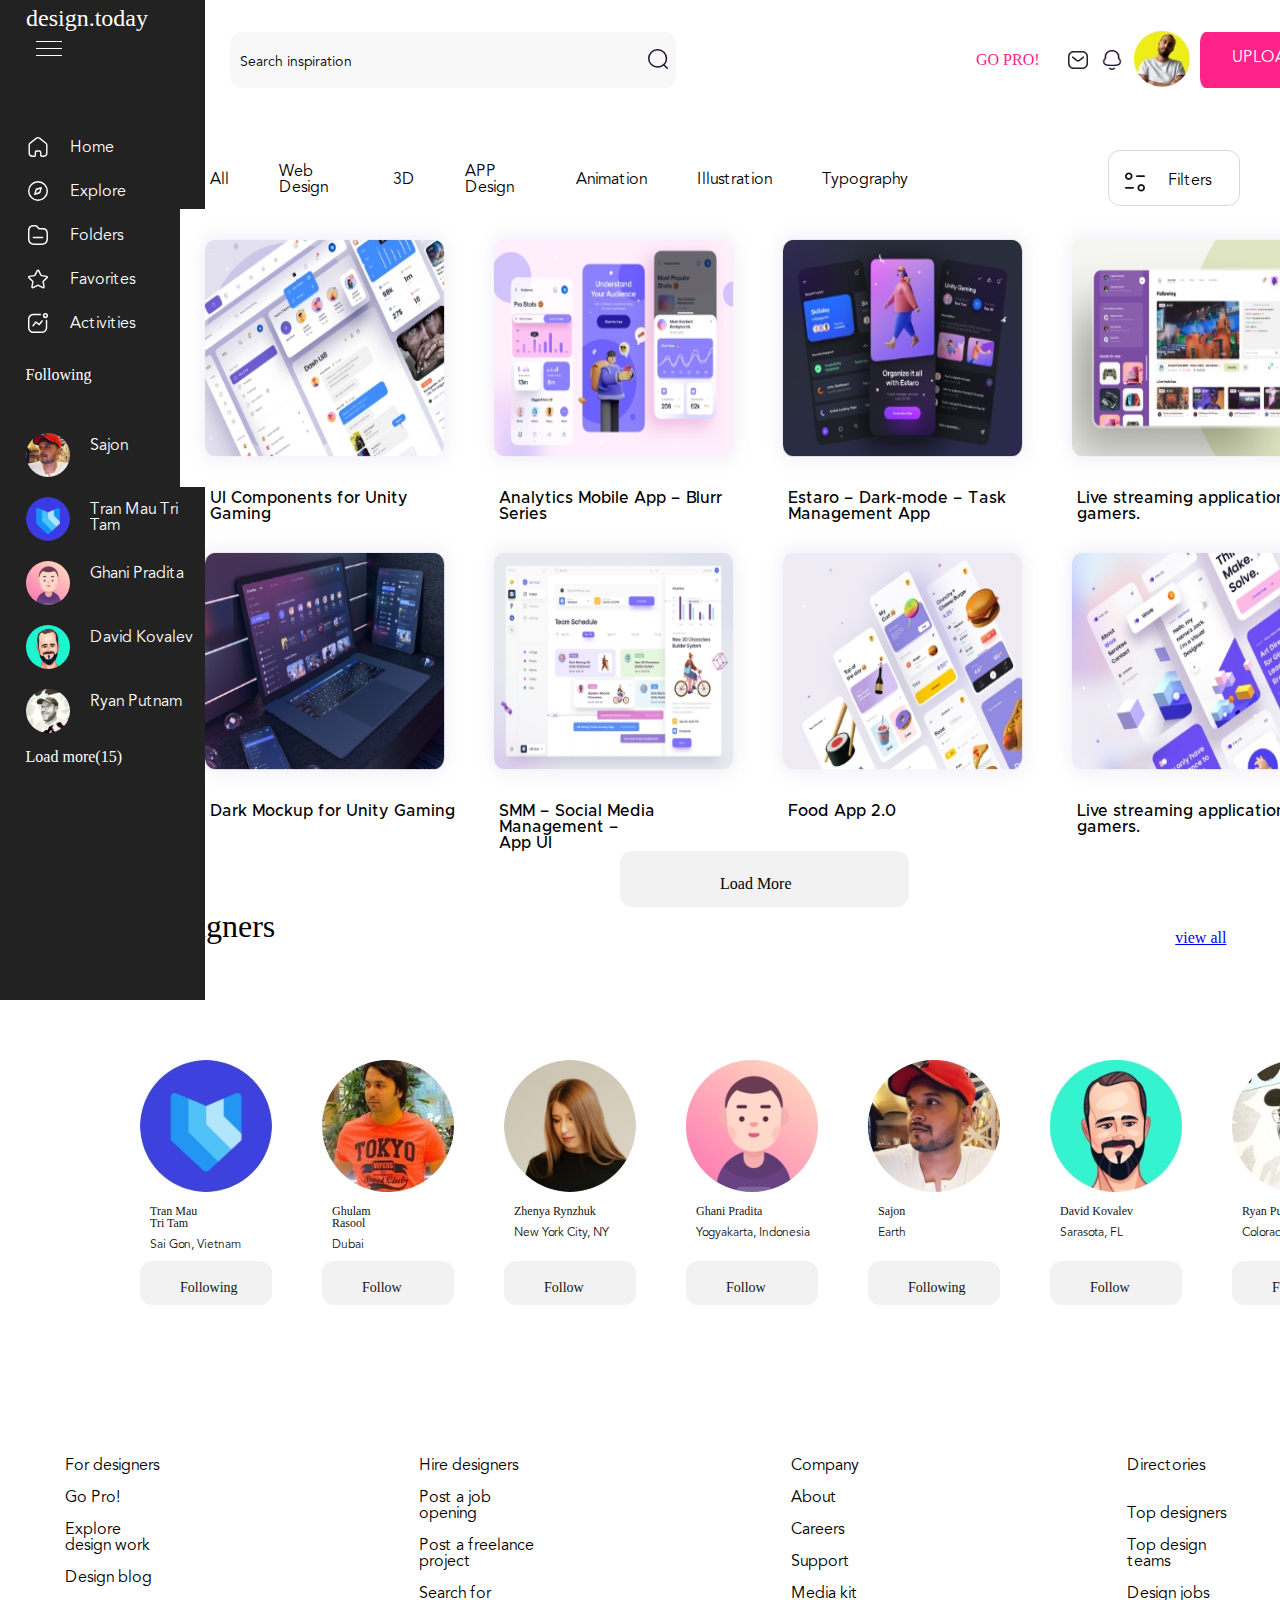
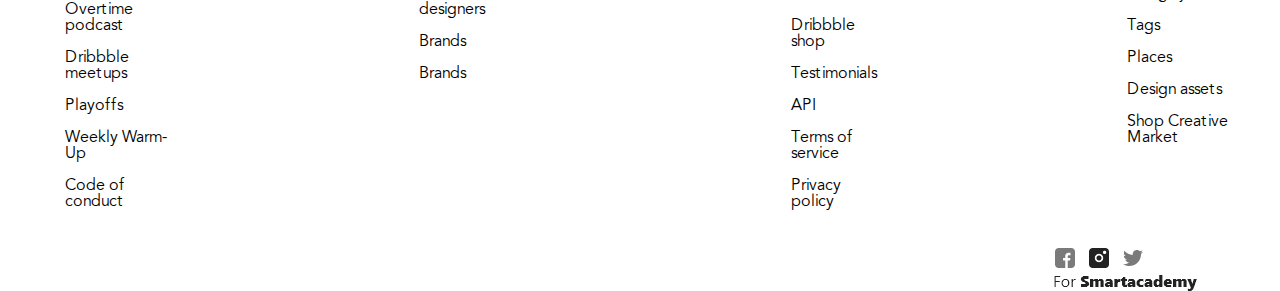
<file: index.html>
<!DOCTYPE html>
<html>
<head>
    <meta http-equiv="X-UA-Compatible" content="IE=edge">
	<meta charset="utf-8">
    <meta name="viewport" content="width=device-width, initial-scale=1.0">
	<link rel="stylesheet" type="text/css" href="css/reset.css">
    <link rel="stylesheet" type="text/css" href="css/style.css">
    <link rel="stylesheet" type="text/css" href="css/fonts.css">
    <link rel="stylesheet" href="css/animation.css">
    <title>Midterm Project</title>
</head>
<body>
    <section class="menu">
        <div class="menu-box">
            <div class="menu-box1">
                <a class="design-today" href="index.html"></a>
                    <img src="images/design.today.svg">
                    <div class="burger" >
                        <div class="burger1"></div>
                        <div class="burger2"></div>
                        <div class="burger3"></div>
                      </div>
                    <ul class="menu-options">
                        <div class="home">
                        <img src="images/home.svg">
                        <li>Home</li>
                        </div>
                        <div class="explore">
                            <img src="images/explore.svg">
                            <li>Explore</li>
                            </div>
                            <div class="folders">
                                <img src="images/folders.svg">
                                <li>Folders</li>
                                </div>
                                <div class="favourites">
                                    <img src="images/favourites.svg">
                                    <li>Favorites</li>
                                    </div>
                                <div class="activities">
                                        <img src="images/activities.svg">
                                         <li>Activities</li>
                                        </div>
                </ul>
                <br>
                <br>
                <span class="following">Following</span>
                <ul class="menu-options_2">
                    <div class="home">
                    <img src="images/sajon.svg">
                    <li>Sajon</li>
                    </div>
                    <div class="explore">
                        <img src="images/tran.svg">
                        <li>Tran Mau Tri Tam </li>
                        </div>
                        <div class="folders">
                            <img src="images/pradita.svg">
                            <li>Ghani Pradita</li>
                            </div>
                            <div class="favourites">
                                <img src="images/david.svg">
                                <li>David Kovalev</li>
                                </div>
                            <div class="activities">
                                    <img src="images/ryan.svg">
                                     <li>Ryan Putnam</li>
                                    </div>
                                    <br>
                                    <span class="load_more">Load more(15)</span>

            </ul>
            </div>
            </div>
        </div>
        <header>
            <div class="main-search">
                <div class="search1">
                <img class="search" src="images/search.jpg">
                <p class="search-inspiration">Search inspiration</p>
                <img class="search_icon" src="images/search.svg">
                </div>
                <div class="go-pro">
                    <p class="go-pro-text">GO PRO!</p>
                    <img class="message-box"  src="images/message-box.jpg">
                    <img class="notification" src="images/notifications.jpg">
                   <a href="second-page.html"> <img class="profile-photo" src="images/profile-photo.jpg"></a>
                    <img class="upload" src="images/upload-pink.jpg">
                    <p class="upload-text">UPLOAD</p>
                </div>

                </div>
            </div>
        </header>
        <section class="filter">
                  <div class="filter-box-1">
                      <h2 class="all">All</h2>
                      <h2>Web Design</h2>
                      <h2>3D</h2>
                      <h2>APP Design</h2>
                      <h2>Animation</h2>
                      <h2>Illustration</h2>
                      <h2>Typography</h2>
                  </div>
                  <div class="filter-box-2">
                      <img class="icon" src="images/filter-icon.png">
                      <h3 class="filters">Filters</h3>
                      <img class="filter-square" src="images/filter-square.jpg">
                  </div>
        </section>
        <section class="main-menu">
            <div class="main-menu1">
                <div class="main-menu-box1">
                    <div class="menu-cover">
                    <img class="cover1" src="images/cover1.jpg">
                    </div>
                    <p>UI Components for Unity Gaming</p>
                </div>
                <div class="main-menu-box2">
                    <img class="cover2" src="images/cover2.jpg">
                    <p>Analytics Mobile App – Blurr Series</p>
                </div>
                <div class="main-menu-box3">
                    <img class="cover3" src="images/cover3.jpg">
                    <p>Estaro – Dark-mode – Task <br>Management App</p>
                </div>
                <div class="main-menu-box4">
                    <img class="cover4" src="images/cover4.jpg">
                    <p>Live streaming application for gamers.</p>
                </div>
           </div>
        </section>
        <section class="main-menu-part2">
            <div class="main-menu-part2-1">
                <div>
                    <img class="cover5" src="images/cover5.jpg">
                    <p>Dark Mockup for Unity Gaming</p>
                </div>
                <div>
                    <img class="cover6" src="images/cover6.jpg">
                    <p>SMM – Social Media Management – <br> App UI</p>
                </div>
                <div>
                    <img class="cover7" src="images/cover7.jpg">
                    <p>Food App 2.0 </p>
                </div>
                <div>
                    <img class="cover8" src="images/cover8.jpg">
                    <p>Live streaming application for<br> gamers.</p>
                </div>
            </div>
            <div class="load-more-div">
                <img class="load-more-img" src="images/load-more.jpg">
                <h4>Load More</h4>
            </div>
        </section>
        <section class="top-designers">
            <div class="top-designers-div">
            <h1>Top Designers</h1>
            <a href="#"><h2>view all</h2></a>
            </div>
          <div class="top-designers-box">
               <div>
                <img src="images/tran1.jpg">
                <p>Tran Mau<br> 
                    Tri Tam </p>
                <p class="p2">Sai Gon, Vietnam</p>
                </div>
                  <div>
                <img src="images/ghulam.jpg">
                <p>Ghulam<br>
                    Rasool </p>
                <p class="p2">Dubai</p>
                </div>
                <div>
                    <img src="images/zhenya.jpg">
                    <p>Zhenya
                        Rynzhuk </p>
                    <p class="p2">New York City, NY</p>
                    </div>
                      <div>
                <img src="images/pradita1.jpg">
                <p>Ghani
                    Pradita</p>
                <p class="p2">Yogyakarta, Indonesia</p>
                </div>
                <div>
                <img src="images/sajon1.jpg">
                <p>Sajon </p>
                <p class="p2">Earth</p>
                </div>
                <div>
                <img src="images/david1.jpg">
                <p>David
                    Kovalev </p>
                <p class="p2">Sarasota, FL</p>
                </div>
                <div>
                <img src="images/ryan1.jpg">
                <p>Ryan
                    Putnam </p>
                <p class="p2">Colorado Springs</p>
                </div>
                <div>
                <img src="images/dmitry.jpg">
                <p>Dmitry
                    Lauretsky </p>
                <p class="p2">Omsk, Russia</p>
                </div>
            </div>
            <div class="button_section">
                <div>
                    <img src="images/button.jpg">
                    <p>Following</p>
                </div>
                <div>
                    <img src="images/button.jpg">
                    <p>Follow</p>
                </div>
                <div>
                    <img src="images/button.jpg">
                    <p>Follow</p>
                </div>
                <div>
                    <img src="images/button.jpg">
                    <p>Follow</p>
                </div>
                <div>
                    <img src="images/button.jpg">
                    <p>Following</p>
                </div>
                <div>
                    <img src="images/button.jpg">
                    <p>Follow</p>
                </div>
                <div>
                    <img src="images/button.jpg">
                    <p>Follow</p>
                </div>
                <div>
                    <img src="images/button.jpg">
                    <p>Follow</p>
                </div>
              
            </div>
            </section>
            <section>
                <div class="bottom">
                    <div class="bottom-box1">
                        <ul>
                                <li class="bottom-box-1">For designers</li><br>
                                <li>Go Pro!</li><br>
                                <li>Explore design work</li><br>
                                <li>Design blog</li><br>
                                <li>Overtime podcast</li><br>
                                <li>Dribbble meetups</li><br>
                                <li>Playoffs</li> <br>
                                <li>Weekly Warm-Up</li><br>
                                <li>Code of conduct</li><br>
                        </ul>
                    </div>
                    <div class="bottom-box2">
                            <ul>
                               <li class="bottom-box-1">Hire designers</li><br>
                                <li>Post a job opening  </li><br>
                                <li>Post a freelance project </li><br>
                                <li>Search for designers</li><br>
                                <li>Brands</li><br>
                                <li>Brands</li><br>
                            </ul>
                    </div>
                    <div class="bottom-box3">
                        <ul>
                           <li class="bottom-box-1">Company</li><br>
                            <li>About</li><br>
                            <li>Careers </li><br>
                            <li>Support </li><br>
                            <li>Media kit </li><br>
                            <li>Dribbble shop </li><br>
                            <li>Testimonials</li><br>
                            <li>API </li><br>
                            <li>Terms of service </li><br>
                            <li>Privacy policy</li><br>
                        </ul>
                        </div>
                        <div class="bottom-box4">
                            <ul>
                               <li class="bottom-box-1">Directories</li><br> <br>
                                <li>Top designers  </li><br>
                                <li>Top design teams </li><br>
                                <li>Design jobs</li><br>
                                <li>Tags</li><br>
                                <li>Places</li><br>
                                <li>Design assets</li><br>
                                <li>Shop Creative Market</li><br>
                            </ul>
                            </div>
                </div>
            </section>
            <footer>
                <div class="footer">
                    <img src="images/facebook.jpg">
                    <img src="images/instagram.jpg">
                    <img src="images/twitter.jpg" >
                    <img class="smartacademy" src="images/smartacademy.jpg">
                </div>
            </footer>
        </section>
</body>
</html>
</file>
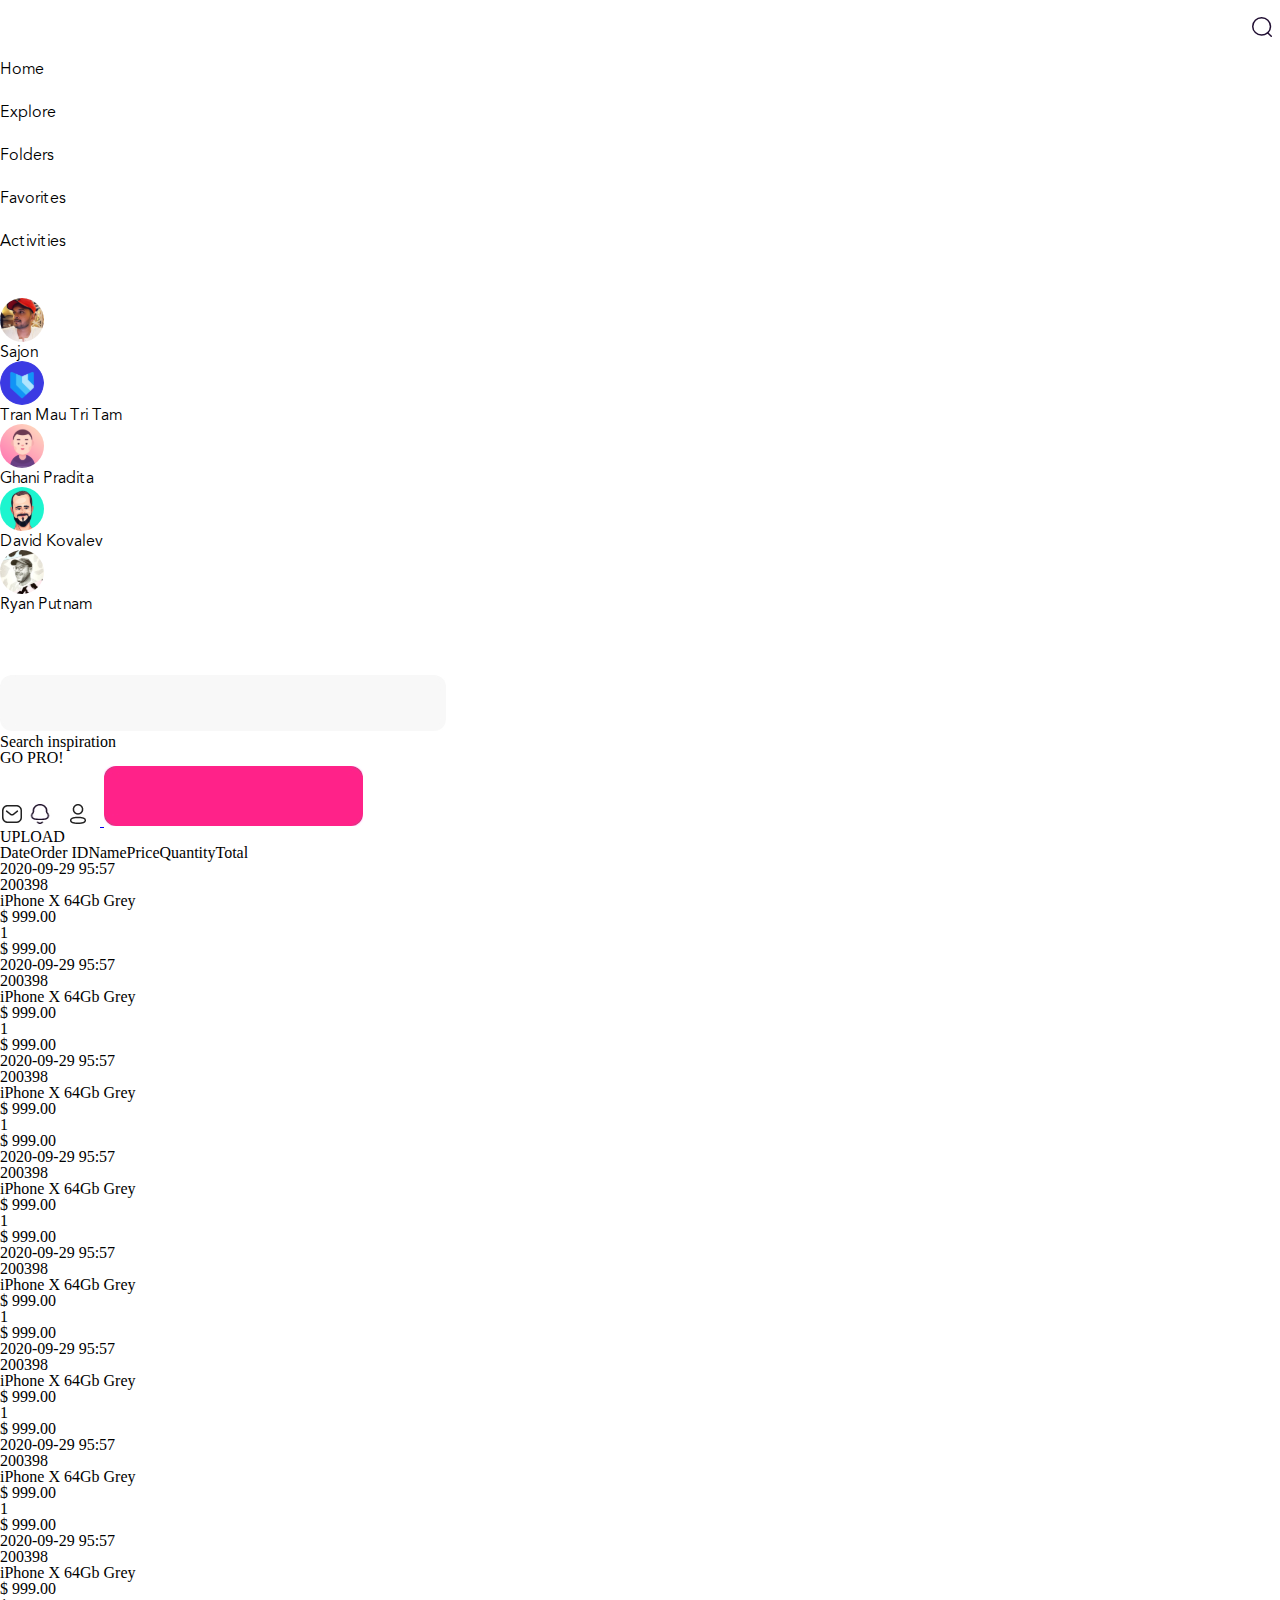
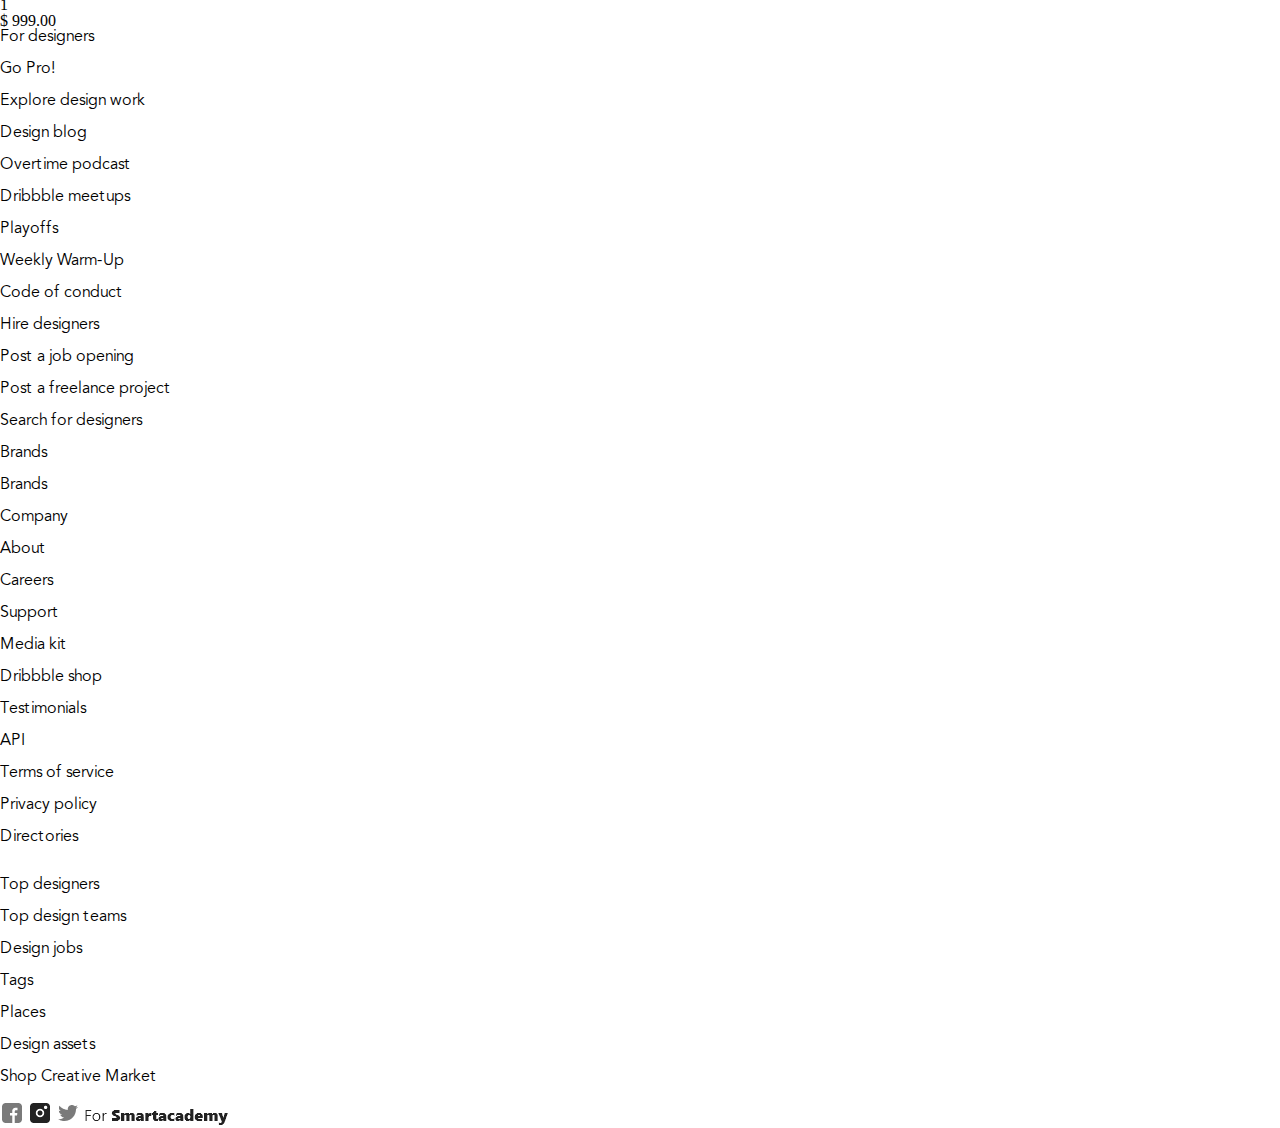
<file: profile.html>
<!DOCTYPE html>
<html>
<head>
    <meta charset='utf-8'>
    <meta http-equiv='X-UA-Compatible' content='IE=edge'>
    <title>Second Page</title>
    <meta name='viewport' content='width=device-width, initial-scale=1.0'>
    <link rel='stylesheet' type='text/css'href='css/reset.css'>
    <link rel="stylesheet" type="text/css" href="css/style.css">
    <link rel="stylesheet" type="text/css" href="css/fonts.css">
</head>
<body>
    <section class="main_container">
        <div class="main_aside">
        <div class="aside">
            <div class="aside-div">
                <a class="today" href="index.html"></a>
                    <img src="images/design.today.svg">
                    <div class="container" >
                        <div class="bar1"></div>
                        <div class="bar2"></div>
                        <div class="bar3"></div>
                      </div>
                    <ul class="menu_list">
                        <div class="bar_f">
                        <img src="images/home.svg">
                        <li>Home</li>
                        </div>
                        <div class="bar_s">
                            <img src="images/explore.svg">
                            <li>Explore</li>
                            </div>
                            <div class="bar_t">
                                <img src="images/folders.svg">
                                <li>Folders</li>
                                </div>
                                <div class="bar_fr">
                                    <img src="images/favs.svg">
                                    <li>Favorites</li>
                                    </div>
                                <div class="bar_fth">
                                        <img src="images/activities.svg">
                                         <li>Activities</li>
                                        </div>
                </ul>
                <br>
                <br>
                <span class="following">Following</span>
                <ul class="menu_list_2">
                    <div class="bar_f">
                    <img src="images/sajon.svg">
                    <li>Sajon</li>
                    </div>
                    <div class="bar_s">
                        <img src="images/tri_tam.svg">
                        <li>Tran Mau Tri Tam </li>
                        </div>
                        <div class="bar_t">
                            <img src="images/gham.svg">
                            <li>Ghani Pradita</li>
                            </div>
                            <div class="bar_fr">
                                <img src="images/david.svg">
                                <li>David Kovalev</li>
                                </div>
                            <div class="bar_fth">
                                    <img src="images/ryan.svg">
                                     <li>Ryan Putnam</li>
                                    </div>
                                    <br>
                                    <span class="load_more">Load more(15)</span>

            </ul>
            
            </div>
            </div>
        </div>
    
    <header>
        
        <div class="search_section">
            <div class="search_div">
            <img class="search" src="images/Rectangle.jpg">
            <p class="search_p">Search inspiration</p>
            <img class="search_icon" src="images/search.svg">
            </div>
            <div class="header_box_2">
                <p class="text_header">GO PRO!</p>
                <img class="messages"  src="images/messages.jpg">
                <img class="notification" src="images/nots.jpg">
                <a href="index.html"><img class="profile" src="images/profile.jpg"> </a>
                <img class="button" src="images/Rectangle_01.jpg">
                <p class="button_text">UPLOAD</p>
            </div>

            </div>
        </div>
    </header>
    <section class="list_section">
        <div class="titles">
            <p>Date</p>
            <p>Order ID</p>
            <p>Name</p>
            <p>Price</p>
            <p>Quantity</p>
            <p>Total</p>
        </div>
        <div class="titles_child_1">
            <p>2020-09-29 95:57</p>
            <p>200398</p>
            <p>iPhone X 64Gb Grey</p>
            <p>$ 999.00</p>
            <p>1</p>
            <p>$ 999.00</p>
        </div>
        <div class="titles_child_2">
            <p>2020-09-29 95:57</p>
            <p>200398</p>
            <p>iPhone X 64Gb Grey</p>
            <p>$ 999.00</p>
            <p>1</p>
            <p>$ 999.00</p>
        </div>
        <div class="titles_child_3">
            <p>2020-09-29 95:57</p>
            <p>200398</p>
            <p>iPhone X 64Gb Grey</p>
            <p>$ 999.00</p>
            <p>1</p>
            <p>$ 999.00</p>
        </div>
        <div class="titles_child_5">
            <p>2020-09-29 95:57</p>
            <p>200398</p>
            <p>iPhone X 64Gb Grey</p>
            <p>$ 999.00</p>
            <p>1</p>
            <p>$ 999.00</p>
        </div>
        <div class="titles_child_6">
            <p>2020-09-29 95:57</p>
            <p>200398</p>
            <p>iPhone X 64Gb Grey</p>
            <p>$ 999.00</p>
            <p>1</p>
            <p>$ 999.00</p>
        </div>
        <div class="titles_child_7">
            <p>2020-09-29 95:57</p>
            <p>200398</p>
            <p>iPhone X 64Gb Grey</p>
            <p>$ 999.00</p>
            <p>1</p>
            <p>$ 999.00</p>
        </div>
        <div class="titles_child_8">
            <p>2020-09-29 95:57</p>
            <p>200398</p>
            <p>iPhone X 64Gb Grey</p>
            <p>$ 999.00</p>
            <p>1</p>
            <p>$ 999.00</p>
        </div>
        <div class="titles_child_9">
            <p>2020-09-29 95:57</p>
            <p>200398</p>
            <p>iPhone X 64Gb Grey</p>
            <p>$ 999.00</p>
            <p>1</p>
            <p>$ 999.00</p>
        </div>
    </section>
    <section class="just">
        <div class="list_box">
            <div class="list_box_child_1">
                <ul>
                        <li>For designers</li><br>
                        <li>Go Pro!</li><br>
                        <li>Explore design work</li><br>
                        <li>Design blog</li><br>
                        <li>Overtime podcast</li><br>
                        <li>Dribbble meetups</li><br>
                        <li>Playoffs</li> <br>
                        <li>Weekly Warm-Up</li><br>
                        <li>Code of conduct</li><br>
                </ul>
            </div>
            <div class="list_box_child_2">
                    <ul>
                       <li>Hire designers</li><br>
                        <li>Post a job opening  </li><br>
                        <li>Post a freelance project </li><br>
                        <li>Search for designers</li><br>
                        <li>Brands</li><br>
                        <li>Brands</li><br>
                    </ul>
            </div>
            <div class="list_box_child_3">
                <ul>
                   <li>Company</li><br>
                    <li>About</li><br>
                    <li>Careers </li><br>
                    <li>Support </li><br>
                    <li>Media kit </li><br>
                    <li>Dribbble shop </li><br>
                    <li>Testimonials</li><br>
                    <li>API </li><br>
                    <li>Terms of service </li><br>
                    <li>Privacy policy</li><br>
                </ul>
                </div>
                <div class="list_box_child_4">
                    <ul>
                       <li>Directories</li><br> <br>
                        <li>Top designers  </li><br>
                        <li>Top design teams </li><br>
                        <li>Design jobs</li><br>
                        <li>Tags</li><br>
                        <li>Places</li><br>
                        <li>Design assets</li><br>
                        <li>Shop Creative Market</li><br>
                    </ul>
                    </div>
        </div>
    </section>
    <footer>
        <div class="footer_div">
            <img src="images/facebook.jpg">
            <img src="images/instagram.jpg">
            <img src="images/twit.jpg" >
            <img class="logo" src="images/fsm.jpg">
        </div>
    </footer>
   </div>
    </section>    
</body>
</html>
</file>
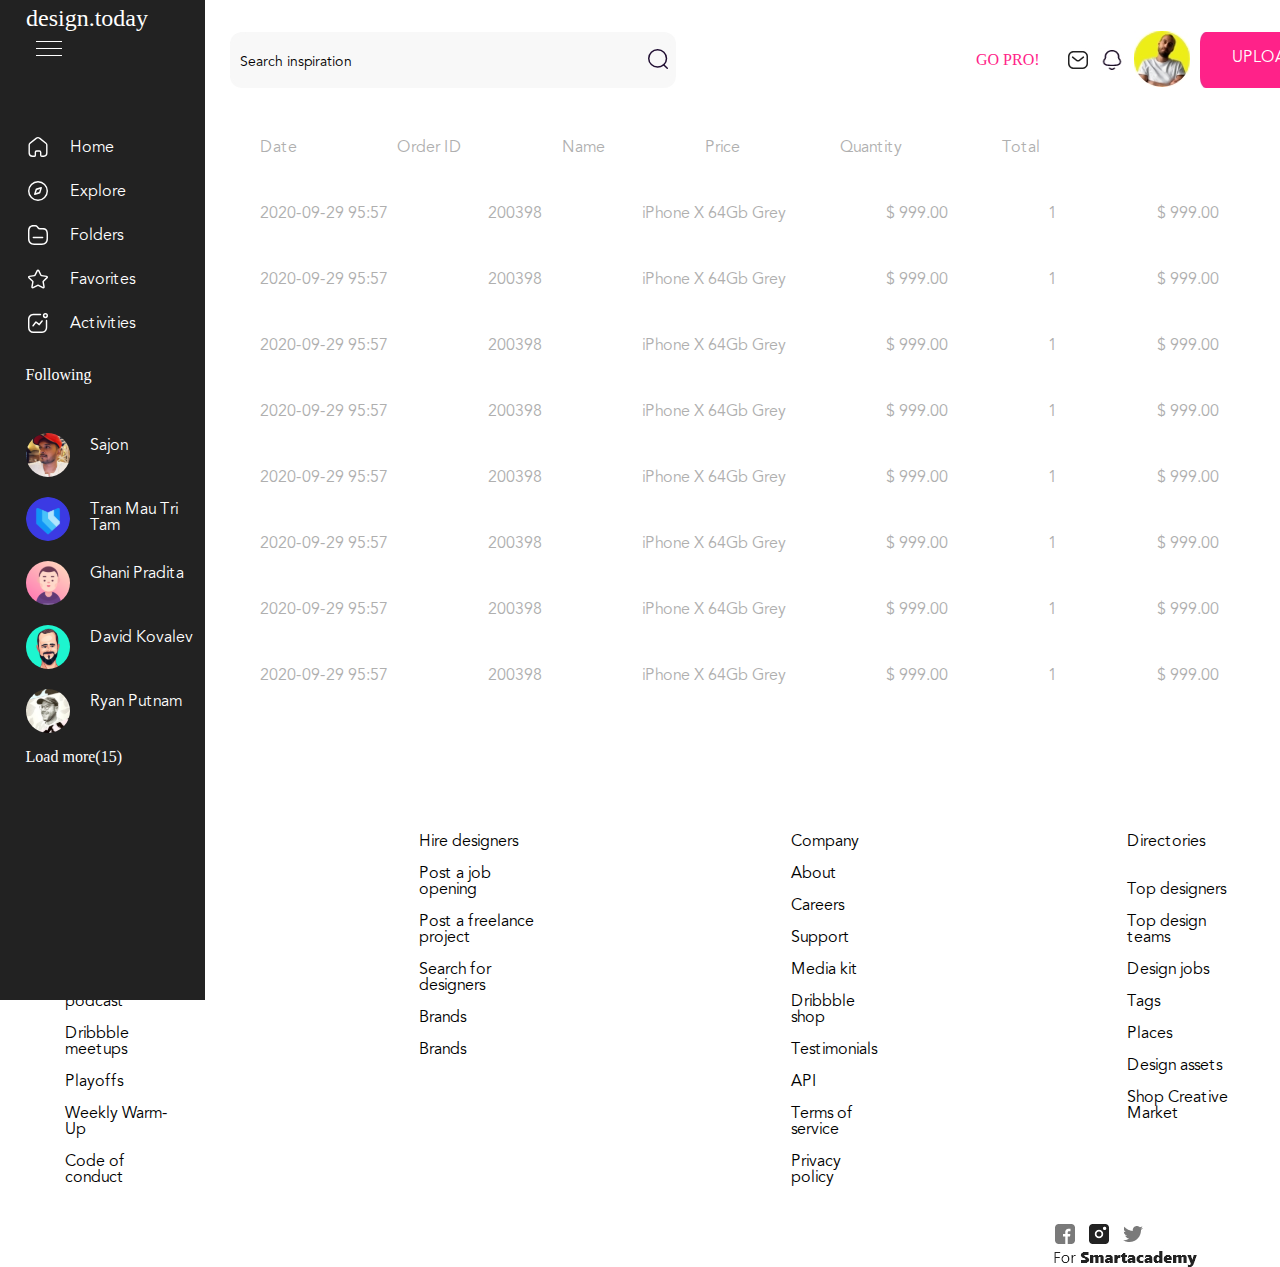
<file: second-page.html>
<!DOCTYPE html>
<html>
<head>
    <meta charset='utf-8'>
    <meta http-equiv='X-UA-Compatible' content='IE=edge'>
    <title>Second Page</title>
    <meta name='viewport' content='width=device-width, initial-scale=1.0'>
    <link rel='stylesheet' type='text/css'href='css/reset.css'>
    <link rel="stylesheet" type="text/css" href="css/style.css">
    <link rel="stylesheet" type="text/css" href="css/fonts.css">
    <link rel="stylesheet" href="css/animation.css">
</head>
<body>
    <section class="menu">
        <div class="menu-box">
            <div class="menu-box1">
                <a class="design-today" href="index.html"></a>
                    <img src="images/design.today.svg">
                    <div class="burger" >
                        <div class="burger1"></div>
                        <div class="burger2"></div>
                        <div class="burger3"></div>
                      </div>
                    <ul class="menu-options">
                        <div class="home">
                        <img src="images/home.svg">
                        <li>Home</li>
                        </div>
                        <div class="explore">
                            <img src="images/explore.svg">
                            <li>Explore</li>
                            </div>
                            <div class="folders">
                                <img src="images/folders.svg">
                                <li>Folders</li>
                                </div>
                                <div class="favourites">
                                    <img src="images/favourites.svg">
                                    <li>Favorites</li>
                                    </div>
                                <div class="activities">
                                        <img src="images/activities.svg">
                                         <li>Activities</li>
                                        </div>
                </ul>
                <br>
                <br>
                <span class="following">Following</span>
                <ul class="menu-options_2">
                    <div class="home">
                    <img src="images/sajon.svg">
                    <li>Sajon</li>
                    </div>
                    <div class="explore">
                        <img src="images/tran.svg">
                        <li>Tran Mau Tri Tam </li>
                        </div>
                        <div class="folders">
                            <img src="images/pradita.svg">
                            <li>Ghani Pradita</li>
                            </div>
                            <div class="favourites">
                                <img src="images/david.svg">
                                <li>David Kovalev</li>
                                </div>
                            <div class="activities">
                                    <img src="images/ryan.svg">
                                     <li>Ryan Putnam</li>
                                    </div>
                                    <br>
                                    <span class="load_more">Load more(15)</span>

            </ul>
            </div>
            </div>
        </div>
        <header>
            <div class="main-search">
                <div class="search1">
                <img class="search" src="images/search.jpg">
                <p class="search-inspiration">Search inspiration</p>
                <img class="search_icon" src="images/search.svg">
                </div>
                <div class="go-pro">
                    <p class="go-pro-text">GO PRO!</p>
                    <img class="message-box"  src="images/message-box.jpg">
                    <img class="notification" src="images/notifications.jpg">
                   <a href="second-page.html"> <img class="profile-photo" src="images/profile-photo.jpg"></a>
                    <img class="upload" src="images/upload-pink.jpg">
                    <p class="upload-text">UPLOAD</p>
                </div>

                </div>
            </div>
        </header>
    <section class="table">
        <div class="titles">
            <p>Date</p>
            <p>Order ID</p>
            <p>Name</p>
            <p>Price</p>
            <p>Quantity</p>
            <p>Total</p>
        </div>
        <div class="raw1">
            <p>2020-09-29 95:57</p>
            <p>200398</p>
            <p>iPhone X 64Gb Grey</p>
            <p>$ 999.00</p>
            <p>1</p>
            <p>$ 999.00</p>
        </div>
        <div class="raw2">
            <p>2020-09-29 95:57</p>
            <p>200398</p>
            <p>iPhone X 64Gb Grey</p>
            <p>$ 999.00</p>
            <p>1</p>
            <p>$ 999.00</p>
        </div>
        <div class="raw3">
            <p>2020-09-29 95:57</p>
            <p>200398</p>
            <p>iPhone X 64Gb Grey</p>
            <p>$ 999.00</p>
            <p>1</p>
            <p>$ 999.00</p>
        </div>
        <div class="raw5">
            <p>2020-09-29 95:57</p>
            <p>200398</p>
            <p>iPhone X 64Gb Grey</p>
            <p>$ 999.00</p>
            <p>1</p>
            <p>$ 999.00</p>
        </div>
        <div class="raw6">
            <p>2020-09-29 95:57</p>
            <p>200398</p>
            <p>iPhone X 64Gb Grey</p>
            <p>$ 999.00</p>
            <p>1</p>
            <p>$ 999.00</p>
        </div>
        <div class="raw7">
            <p>2020-09-29 95:57</p>
            <p>200398</p>
            <p>iPhone X 64Gb Grey</p>
            <p>$ 999.00</p>
            <p>1</p>
            <p>$ 999.00</p>
        </div>
        <div class="raw8">
            <p>2020-09-29 95:57</p>
            <p>200398</p>
            <p>iPhone X 64Gb Grey</p>
            <p>$ 999.00</p>
            <p>1</p>
            <p>$ 999.00</p>
        </div>
        <div class="raw9">
            <p>2020-09-29 95:57</p>
            <p>200398</p>
            <p>iPhone X 64Gb Grey</p>
            <p>$ 999.00</p>
            <p>1</p>
            <p>$ 999.00</p>
        </div>
    </section>
    <section>
        <div class="bottom">
            <div class="bottom-box1">
                <ul>
                        <li class="bottom-box-1">For designers</li><br>
                        <li>Go Pro!</li><br>
                        <li>Explore design work</li><br>
                        <li>Design blog</li><br>
                        <li>Overtime podcast</li><br>
                        <li>Dribbble meetups</li><br>
                        <li>Playoffs</li> <br>
                        <li>Weekly Warm-Up</li><br>
                        <li>Code of conduct</li><br>
                </ul>
            </div>
            <div class="bottom-box2">
                    <ul>
                       <li class="bottom-box-1">Hire designers</li><br>
                        <li>Post a job opening  </li><br>
                        <li>Post a freelance project </li><br>
                        <li>Search for designers</li><br>
                        <li>Brands</li><br>
                        <li>Brands</li><br>
                    </ul>
            </div>
            <div class="bottom-box3">
                <ul>
                   <li class="bottom-box-1">Company</li><br>
                    <li>About</li><br>
                    <li>Careers </li><br>
                    <li>Support </li><br>
                    <li>Media kit </li><br>
                    <li>Dribbble shop </li><br>
                    <li>Testimonials</li><br>
                    <li>API </li><br>
                    <li>Terms of service </li><br>
                    <li>Privacy policy</li><br>
                </ul>
                </div>
                <div class="bottom-box4">
                    <ul>
                       <li class="bottom-box-1">Directories</li><br> <br>
                        <li>Top designers  </li><br>
                        <li>Top design teams </li><br>
                        <li>Design jobs</li><br>
                        <li>Tags</li><br>
                        <li>Places</li><br>
                        <li>Design assets</li><br>
                        <li>Shop Creative Market</li><br>
                    </ul>
                    </div>
        </div>
    </section>
    <footer>
        <div class="footer">
            <img src="images/facebook.jpg">
            <img src="images/instagram.jpg">
            <img src="images/twitter.jpg" >
            <img class="smartacademy" src="images/smartacademy.jpg">
        </div>
    </footer>
</section>
</body>
</html>
</file>
<file: css/style.css>
.menu {
    max-width: 1200px;
    width: 100%;
    margin: 0px auto;
    background-color: white; 

}
.menu-box{
    width: 12%;
    height: 1000px;
    display: flex;
    flex-direction: column;
    background-color: #222222;
    padding: 0 2%;
    top: 0;
    position: absolute;
    left: 0px;
}
.menu-box1{
    position: absolute;
}
.burger {
    display: inline-block;
    cursor: pointer;
  }
  
  .burger1, .burger2, .burger3 {
    width: 26px;
    height: 1px;
    background-color: #FFFFFF;
    margin: 6px 0; 
  }
.burger{
    padding-left: 10px;;
}
.home,.explore,.folders,.favourites,.activities{
    display: flex;
}
.home li,.explore li ,.folders li,.favourites li ,.activities li{
    color: white;
    padding-top: 25px;
}
.menu-options{
    padding-top: 50px;
}
.menu-options_2{
    padding-top: 30px;
}
.menu-options li,.menu-options_2 li{
    padding-left: 20px;
}
.home img,.explore img ,.folders img,.favourites img ,.activities img{
    padding-top: 20px;
}
.load_more,.following{
    color: white;
}
.main-menu-part2{
    margin-left: 120px;
}
header{
    margin-top: 30px;
}
.search1{
    margin-left: 120px;
    width: 446px;
    height: 56px;
    background-color: rgb(244, 255, 255);
    position: relative;
    align-items: center;
}
.search-inspiration{
    position: absolute;
    font-size: 14px;
    top: 23px;
    left: 10px;
    font-family: 'avenir';
}
.search_icon{
    position: absolute;
    right: 6px;
    top: 15px;
}
.main-search{
    display: flex;
    align-items: center;
    padding-left: 70px;
}
.go-pro{
    display: flex;
   padding-left: 300px;
    height: 60px;
    align-items: center;
    position: relative;
    
}
.message-box{
    width: 24px;
    height: 24px;
    padding-right: 10px;
    padding-left: 10px;
}
.notification{
    width: 24px;
    height: 24px;
    padding-right: 10px;
}
.profile{
    width: 24px;
    height: 24px;
    padding-right: 10px;
}

.go-pro-text{
    color: #ff2288;
    width: 80px;
    
}
.upload{
    width: 129px;
    height: 56px;
    position: relative;
    padding-left: 10px;
}
.upload-text{
    position: absolute;
    top: 20px;
    right: 30px;
    font-family: 'avenir';
    color: white;
}
.main-menu{
    margin-left: 120px;
}

.filter-box-1{
    display: flex;
    align-items: center;
}
.filter{
    margin-left: 120px;
    margin-top: 60px;
    display: flex;
}
.filter h2{
    font-size: 16px;
    font-family: 'avenir';
    margin-left: 50px;

}
.filters{
    font-size: 16px;
    font-family: 'avenir';
    position: absolute;
    top: 22.5px;
    left: 60px;

}
.filter-box-2{
    position: relative;
    margin-left:200px ;
}
.icon{
    position: absolute;
    top:20px ;
    left: 15px;
}
.main-menu1{
    display: flex;
    align-items: center;
    margin-left: 20px;
}
.main-menu1 p{
    margin-left: 30px;
    font-size: 16px;
    font-family: 'metropolis';
}
.cover1,.cover2,.cover3,.cover4{
    width: 289px;
    height: 278px;
    transition-property: all;
    transition-duration: 0.4s;
}
.main-menu-part2-1{
    display: flex;
    margin-left: 20px;
}
.menu-cover{
    position: relative;
}

.cover5,.cover6,.cover7,.cover8{
    width: 289px;
    height: 278px;
    transition-property: all;
    transition-duration: 0.4s;
}
.main-menu-part2-1 p{
    margin-left: 30px;
    font-size: 16px;
    font-family: 'metropolis';
}
.load-more-div{
    display: inline-block;
    position: relative;
    margin-left:460px;
}
h4{
    position: absolute;
    top: 25px;
    left: 100px;
    font-family: 'Heavy';
    
}
h1{
    font-size: 32px;
    height: 50px;
}
.top-designers div{
    margin-left: 50px;

}
.top-designers p{
    margin-left: 10px;
    margin-top: 10px;
    font-size: 12px;
    color: rgb(19, 18, 18);
}
.top-designers-box{
    display: flex;
    margin-top: 100px;
}
.top-designers img{
    width: 132px;
    height: 132px;

}
.top-designers{
    margin-left: 0;
}
.top-designers-div{
    display: flex;
    
}
.top-designers-div  h2{
    padding-left: 900px;
    padding-top: 20px;

}
.button_section img{
    width: 132px;
    height: 44px;
}
.button_section div{
    position: relative;
}
.p2{
    font-size: 12px;
    font-family: 'avenir';
    color: #222222;
    justify-content: center;
}
.button_section p{
    position: absolute;
    top:10px;
    left: 30px;
    font-size: 14px;
}
.button_section div{
    margin-top: 0px;
}
.button_section{
    margin-top: 10px;
    display: flex;
}
.bottom{
    display: flex;
    margin-top: 150px;
}
.bottom-box2,.bottom-box3,.bottom-box4{
    padding-left: 250px;

}
.bottom-box1{
    margin-left: 25px;
}
ul li{
    font-size: 16px;
    font-family: 'avenir';
}
.bottom-box-1{
    margin-top: 0px;
}

.footer img{
    margin-left: 10px;
}

.footer{
    margin-top: 20px;
    margin-left:1003px ;
    display: flex;
    flex-wrap: wrap;
}

<!-- second page starts here --!>

.table div{
    display: flex;
    justify-content: space-evenly;
    
    
}
.table p{
    padding-left: 100px;
    padding-top: 50px;
    font-size: 16px;
    font-family: 'avenir';
    color: #afafaf;
}
.table {
    margin-left: 120px ;
}
.raw1,.raw2,.raw3,.row4,.raw5,.raw6,.raw7,.raw8,.raw9,.titles{
    display: flex;
}
<!-- responsive options starts here --!>

@media (max-width: 1024px) {
    .menu-box{
        display: flex; 
        flex-wrap: wrap;
    }
}
@media (max-width: 480px) {
    .menu-box{
        display: flex; 
        flex-wrap: wrap;
    }
}
</file>
<file: css/fonts.css>
@font-face {
    font-family: 'metropolis';
    src: url('../fonts/Metropolis-metropolis.eot');
    src: url('../fonts/Metropolis-Medium.eot?#iefix') format('embedded-opentype'),
         url('../fonts/Metropolis-Medium.svg#Metropolis-Medium') format('svg'),
         url('../fonts/Metropolis-Medium.ttf') format('truetype'),
         url('../fonts/Metropolis-Medium.woff') format('woff'),
         url('../fonts/Metropolis-Medium.woff2') format('woff2');
    font-weight: normal;
    font-style: normal;
  }
  
  @font-face {
    font-family: 'avenir';
    src: url('../fonts/AvenirLTStd-Book.eot');
    src: url('../fonts/AvenirLTStd-Book.eot?#iefix') format('embedded-opentype'),
         url('../fonts/AvenirLTStd-Book.svg#AvenirLTStd-Book') format('svg'),
         url('../fonts/AvenirLTStd-Book.ttf') format('truetype'),
         url('../fonts/AvenirLTStd-Book.woff') format('woff'),
         url('../fonts/AvenirLTStd-Book.woff2') format('woff2');
    font-weight: normal;
    font-style: normal;
  }
</file>
<file: css/animation.css>
.cover1:hover,.cover2:hover,.cover3:hover,.cover4:hover{
    width: 309px;
    height: 288px;
}
.cover5:hover,.cover6:hover,.cover7:hover,.cover8:hover{
    width: 309px;
    height: 288px;
}
.raw1:hover,.raw2:hover,.raw3:hover,.raw4:hover,.raw5:hover,.raw6:hover,.raw7:hover,.raw8:hover,.raw9:hover{
    background-color: rgb(221, 213, 213);
}
</file>
